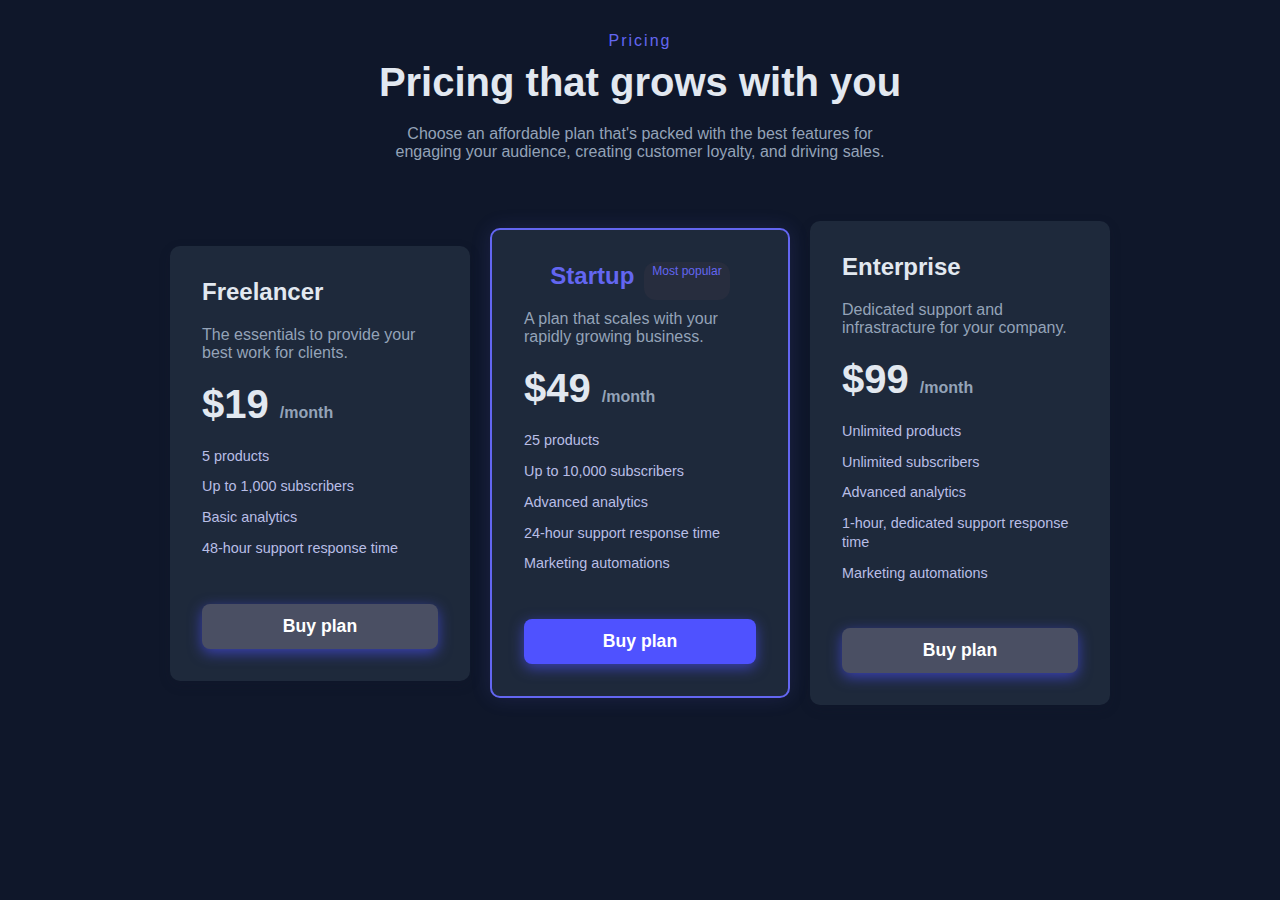
<file: index.html>
<!DOCTYPE html>
<html lang="en">
<head>
    <meta charset="UTF-8">
    <meta name="viewport" content="width=device-width, initial-scale=1.0">
    <title>Document</title>
    <link rel="stylesheet" href="style.css">
</head>
<body>
    <section class="pricing">
        <section class="header">
            <h2>Pricing</h2>
            <h1>Pricing that grows with you</h1>
            <p class="header-p">Choose an affordable plan that's packed with the best features for engaging your audience, creating customer loyalty, and driving sales.</p>
        </section>
        <div class="pricing-cards">

            <div class="pricing-card">
                <h3>Freelancer</h3>
                <p>The essentials to provide your best work for clients.</p>
                <h1>$19 <span>/month</span></h1>
                <ul>
                    <li>5 products</li>
                    <li>Up to 1,000 subscribers</li>
                    <li>Basic analytics</li>
                    <li>48-hour support response time</li>
                </ul>
                <button>Buy plan</button>
            </div>

            <div class="accent-card pricing-card">
                <div class="tag">
                    <h3 class="accent-text">Startup</h3>
                    <span class="most-popular-tag">Most popular</span>
                </div>
                <p>A plan that scales with your rapidly growing business.</p>
                <h1>$49 <span>/month</span></h1>
                <ul>
                    <li>25 products</li>
                    <li>Up to 10,000 subscribers</li>
                    <li>Advanced analytics</li>
                    <li>24-hour support response time</li>
                    <li>Marketing automations</li>
                </ul>
                <button class="accent-btn">Buy plan</button>
            </div>

            <div class="pricing-card">
                <h3>Enterprise</h3>
                <p>Dedicated support and infrastracture for your company.</p>
                <h1>$99 <span>/month</span></h1>
                <ul>
                    <li>Unlimited products</li>
                    <li>Unlimited subscribers</li>
                    <li>Advanced analytics</li>
                    <li>1-hour, dedicated support response time</li>
                    <li>Marketing automations</li>
                </ul>
                <button>Buy plan</button>
            </div>
            
        </div>
    </section>
</body>
</html>
</file>
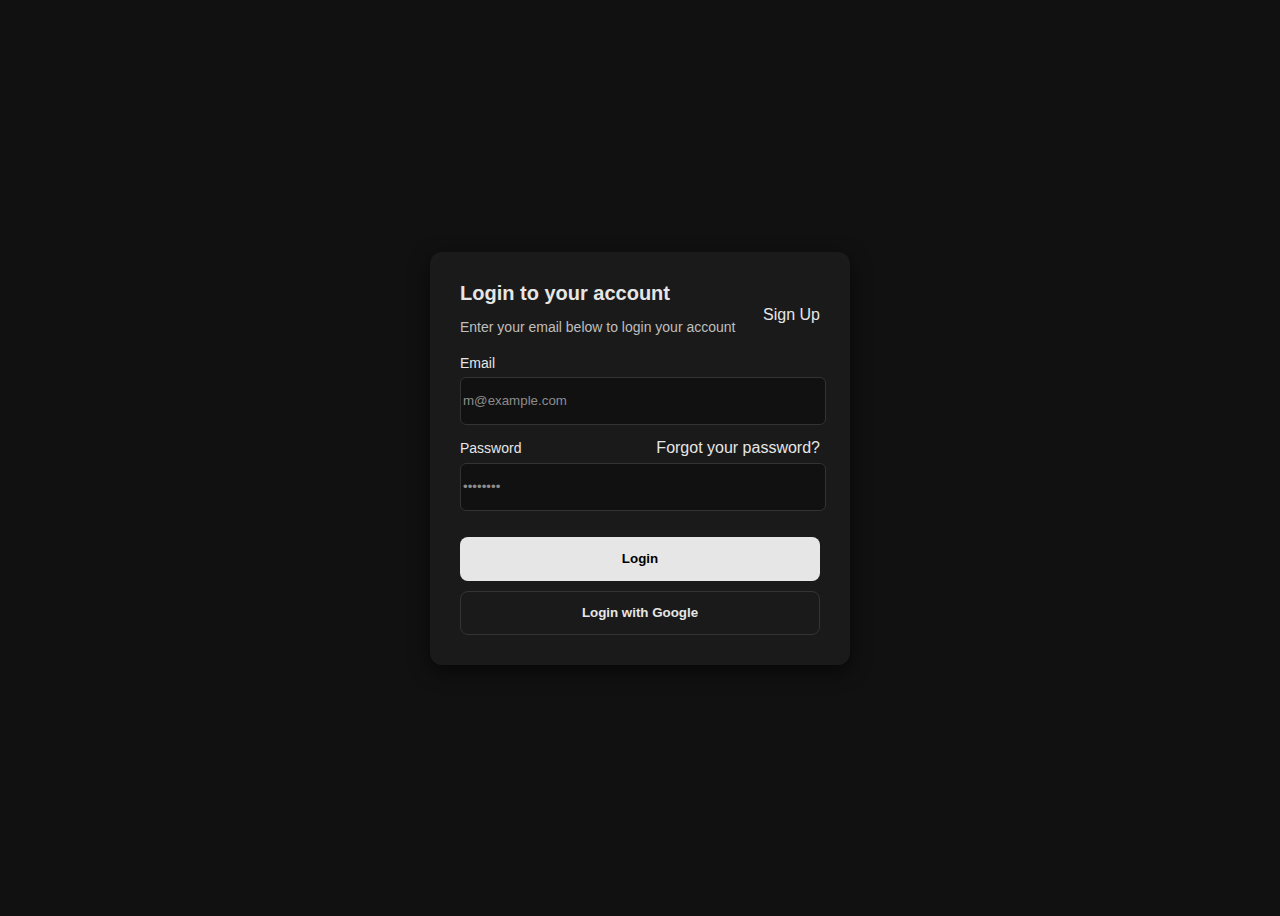
<file: hw1/index.html>
<!DOCTYPE html>
<html lang="en">
<head>
    <meta charset="UTF-8">
    <meta name="viewport" content="width=device-width, initial-scale=1.0">
    <title>Demo Test Site</title>
    <link rel="stylesheet" href="style1.css">
</head>
<body >
    <div class = "login-card">
        <div class = "forgot">
            <div>
                <h2>Login to your account</h2>
                <p>Enter your email below to login your account</p>
            </div>
            <a href="#">Sign Up</a>
        </div>
        <label for="emailing" class = "fir">Email</label>
        <input type="email" name="emailing" id="emailing" placeholder="m@example.com">
        <div class = "forgot">
            <label for="pass">Password</label>
            <a href="#">Forgot your password?</a>
        </div>
        <input type="password" name="pass" id="pass" placeholder="••••••••">


        <button class = "login-btn">Login</button>
        <button class = "login-btn dark">Login with Google</button>
    </div>
</body>
</html>
</file>
<file: style.css>
*{
    margin: 0;
    padding: 0;
    box-sizing: border-box;
    font-family: sans-serif;
}

body{
    background-color:  #0f172a;
    color: #e2e8f0;
}

.header{
    margin-top: 2rem;
    display: flex;
    flex-direction: column;
    justify-content: center;
    align-items: center;
    gap: 10px;
}

h1 {
    font-size: 2.5rem;
    font-weight: 700;
    margin-bottom: 10px;
}


h2 {
    color: #6366f1;
    font-size: 1rem;
    font-weight: 500;
    letter-spacing: 2px;
}


p{
    color: #94a3b8;
}

.header-p{
    max-width: 500px;
    text-align: center;
}

h3,p,ul{
    margin-bottom: 10px;
}

.pricing-cards{
    display: flex;
    justify-content: center;
    align-items: center;
    gap: 20px;
    padding: 50px;
}

.tag{
    display: flex;
    align-self: center;
    justify-content: space-between; 
    padding: 0 5px;
}

.most-popular-tag {
    background-color: #272d3e;
    color: #6366f1;
    font-size: 12px;
    padding: 2px 8px;
    border-radius: 12px;
    margin-left: 10px;
}




.pricing-card{
    background-color: #1b2246;
    border-radius: 12px;
    padding: 32px 24px 40px;
    display: flex;
    flex-direction: column;
    justify-content: space-between;
    padding: 2rem;
    gap: 10px;
    width: 300px;
    box-shadow: 0 4px 12px rgb(18 24 46 / 0.2);
    border-radius: 10px;
    background-color: #1e293b;
    transition: all 0.3s;
}

.accent-card {
    border: 2px solid #6366f1;
    box-shadow: 0 0 20px rgba(99, 102, 241, 0.15);
}



.pricing-card:hover {
    box-shadow: 0 8px 24px rgb(103 115 255 / 0.4);
    border-color: #6767ff;
    transform: translateY(-10px);
    box-shadow: 0 0 20px rgba(0, 0, 0, 0.6);
    transition: all 0.3s;
}




h3{
    font-weight: bold;
    font-size: 1.5rem;
}


.accent-text{
    color: #6366f1;
}

span{
    font-size: 1rem;
    color:#94a3b8
}

button{
    background-color: #4a4f63;
    border: none;
    padding: 12px 0;
    width: 100%;
    border-radius: 8px;
    font-size: 1.1rem;
    font-weight: 700;
    color: white;
    cursor: pointer;
    transition: background-color 0.3s ease;
    box-shadow: 0 4px 14px rgba(79, 82, 255, 0.6);
}

button:hover{
    background-color: #373b52;
}

.accent-btn{
    background-color: #4f52ff;
    transition: all 0.5s;
}

.accent-btn:hover{
    background-color: #2f33db;
    transition: all 0.5s;
}

ul{
    list-style: none;
    margin-bottom: 24px;
    text-align: left;
}

ul li{
    margin-bottom: 12px;
    font-size: 0.9rem;
    color: #b9bee6;
    display: flex;
    align-items: center;
    gap: 8px;
    line-height: 1.3;
}
</file>
<file: hw1/style1.css>
body{
    background-color: #111;
    color: #e6e6e6;
    font-family: sans-serif;

    display: flex;
    justify-content: center;
    align-items: center;
    height: 100vh;
}

h2 {
    font-size: 20px;
    font-weight: 600;
    margin: 0;
}
p {
    font-size: 14px;
    color: #bfbfbf;
}


.login-card{
    background-color: #1a1a1a;
    padding: 30px;
    border-radius: 12px;
    width: 360px;
    box-shadow: 0 6px 20px rgba(0, 0, 0, 0.6);
}



label{
    display: block;
    color: #e6e6e6;
    font-size: 14px;
    font-weight: 500;
}

.fir{
    margin-bottom: 6px;
}

a{
    color: #E6E6E6;
    text-decoration: none;
}

input{
    width: 100%;
    background-color: #111;
    border: 1px solid #333;
    border-radius: 6px;
    height: 44px;
    color: #e6e6e6;
    margin-bottom: 14px;

}

input::placeholder{
    color: #8c8c8c;
}

.login-btn{
    display: block;
    width: 100%;
    height: 44px;
    background-color: #E6E6E6;
    border-radius: 8px;
    border: none;
    color: #000;
    font-weight: 600;
    margin-top: 12px;
    cursor: pointer;
}

.login-btn:hover { 
    filter: brightness(0.95); 
}


.dark{
    background: transparent;
    border: 1px solid #333; 
    color: #e6e6e6; 
    margin-top: 10px;
}

.dark:hover { 
    background: rgba(255,255,255,0.02);
}

.forgot{
    display: flex; 
    justify-content : space-between; 
    align-items : center; 
    margin-bottom: 6px;
}
</file>
